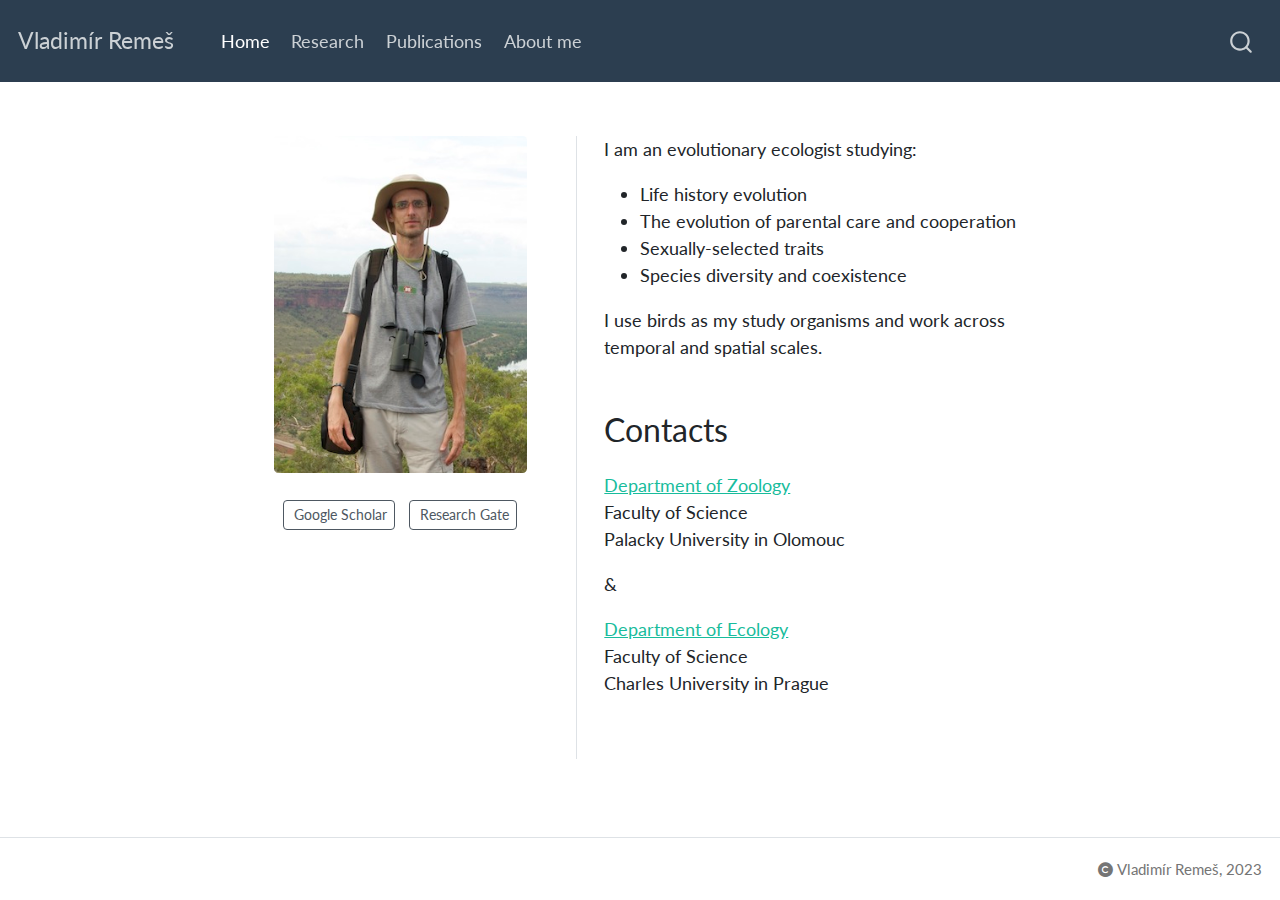
<file: index.html>
<!DOCTYPE html>
<html xmlns="http://www.w3.org/1999/xhtml" lang="en" xml:lang="en"><head>

<meta charset="utf-8">
<meta name="generator" content="quarto-1.2.269">

<meta name="viewport" content="width=device-width, initial-scale=1.0, user-scalable=yes">


<title>Vladimír Remeš -</title>
<style>
code{white-space: pre-wrap;}
span.smallcaps{font-variant: small-caps;}
div.columns{display: flex; gap: min(4vw, 1.5em);}
div.column{flex: auto; overflow-x: auto;}
div.hanging-indent{margin-left: 1.5em; text-indent: -1.5em;}
ul.task-list{list-style: none;}
ul.task-list li input[type="checkbox"] {
  width: 0.8em;
  margin: 0 0.8em 0.2em -1.6em;
  vertical-align: middle;
}
</style>


<script src="site_libs/quarto-nav/quarto-nav.js"></script>
<script src="site_libs/quarto-nav/headroom.min.js"></script>
<script src="site_libs/clipboard/clipboard.min.js"></script>
<script src="site_libs/quarto-search/autocomplete.umd.js"></script>
<script src="site_libs/quarto-search/fuse.min.js"></script>
<script src="site_libs/quarto-search/quarto-search.js"></script>
<meta name="quarto:offset" content="./">
<script src="site_libs/quarto-html/quarto.js"></script>
<script src="site_libs/quarto-html/popper.min.js"></script>
<script src="site_libs/quarto-html/tippy.umd.min.js"></script>
<link href="site_libs/quarto-html/tippy.css" rel="stylesheet">
<link href="site_libs/quarto-html/quarto-syntax-highlighting.css" rel="stylesheet" id="quarto-text-highlighting-styles">
<script src="site_libs/bootstrap/bootstrap.min.js"></script>
<link href="site_libs/bootstrap/bootstrap-icons.css" rel="stylesheet">
<link href="site_libs/bootstrap/bootstrap.min.css" rel="stylesheet" id="quarto-bootstrap" data-mode="light">
<link href="site_libs/quarto-contrib/fontawesome6-0.1.0/all.css" rel="stylesheet">
<link href="site_libs/quarto-contrib/fontawesome6-0.1.0/latex-fontsize.css" rel="stylesheet">
<script id="quarto-search-options" type="application/json">{
  "location": "navbar",
  "copy-button": false,
  "collapse-after": 3,
  "panel-placement": "end",
  "type": "overlay",
  "limit": 20,
  "language": {
    "search-no-results-text": "No results",
    "search-matching-documents-text": "matching documents",
    "search-copy-link-title": "Copy link to search",
    "search-hide-matches-text": "Hide additional matches",
    "search-more-match-text": "more match in this document",
    "search-more-matches-text": "more matches in this document",
    "search-clear-button-title": "Clear",
    "search-detached-cancel-button-title": "Cancel",
    "search-submit-button-title": "Submit"
  }
}</script>


<link rel="stylesheet" href="styles.css">
</head>

<body class="nav-fixed fullcontent">

<div id="quarto-search-results"></div>
  <header id="quarto-header" class="headroom fixed-top">
    <nav class="navbar navbar-expand-lg navbar-dark ">
      <div class="navbar-container container-fluid">
      <div class="navbar-brand-container">
    <a class="navbar-brand" href="./index.html">
    <span class="navbar-title">Vladimír Remeš</span>
    </a>
  </div>
          <button class="navbar-toggler" type="button" data-bs-toggle="collapse" data-bs-target="#navbarCollapse" aria-controls="navbarCollapse" aria-expanded="false" aria-label="Toggle navigation" onclick="if (window.quartoToggleHeadroom) { window.quartoToggleHeadroom(); }">
  <span class="navbar-toggler-icon"></span>
</button>
          <div class="collapse navbar-collapse" id="navbarCollapse">
            <ul class="navbar-nav navbar-nav-scroll me-auto">
  <li class="nav-item">
    <a class="nav-link active" href="./index.html" aria-current="page">
 <span class="menu-text">Home</span></a>
  </li>  
  <li class="nav-item">
    <a class="nav-link" href="./research.html">
 <span class="menu-text">Research</span></a>
  </li>  
  <li class="nav-item">
    <a class="nav-link" href="./publications.html">
 <span class="menu-text">Publications</span></a>
  </li>  
  <li class="nav-item">
    <a class="nav-link" href="./about.html">
 <span class="menu-text">About me</span></a>
  </li>  
</ul>
              <div id="quarto-search" class="" title="Search"></div>
          </div> <!-- /navcollapse -->
      </div> <!-- /container-fluid -->
    </nav>
</header>
<!-- content -->
<div id="quarto-content" class="quarto-container page-columns page-rows-contents page-layout-article page-navbar">
<!-- sidebar -->
<!-- margin-sidebar -->
    
<!-- main -->
<div class="quarto-about-trestles">
  <div class="about-entity">
    <img src="files/pict/avatar.jpg" class="about-image
  rounded " style="width: 80%;">
    <div class="about-links">
  <a href="https://scholar.google.cz/citations?hl=cs&amp;user=QxDBIqwAAAAJ&amp;view_op=list_works&amp;sortby=pubdate" class="about-link">
    <i class="bi bi-google-scholar"></i>
     <span class="about-link-text">Google Scholar</span>
  </a>
  <a href="https://www.researchgate.net/profile/Vladimir-Remes" class="about-link">
    <i class="bi bi-research-gate"></i>
     <span class="about-link-text">Research Gate</span>
  </a>
</div>
  </div>
  <div class="about-contents"><main class="content" id="quarto-document-content">
<p>I am an evolutionary ecologist studying:</p>
<ul>
<li>Life history evolution</li>
<li>The evolution of parental care and cooperation</li>
<li>Sexually-selected traits</li>
<li>Species diversity and coexistence</li>
</ul>
<p>I use birds as my study organisms and work across temporal and spatial scales.</p>
<p><br>
<font size="6">Contacts</font></p>
<p><a href="https://zoologie.upol.cz">Department of Zoology</a><br>
Faculty of Science<br>
Palacky University in Olomouc</p>
<p>&amp;</p>
<p><a href="https://www.natur.cuni.cz/biology/ecology/department">Department of Ecology</a><br>
Faculty of Science<br>
Charles University in Prague</p>


</main></div>
</div>
 <!-- /main -->
<script id="quarto-html-after-body" type="application/javascript">
window.document.addEventListener("DOMContentLoaded", function (event) {
  const toggleBodyColorMode = (bsSheetEl) => {
    const mode = bsSheetEl.getAttribute("data-mode");
    const bodyEl = window.document.querySelector("body");
    if (mode === "dark") {
      bodyEl.classList.add("quarto-dark");
      bodyEl.classList.remove("quarto-light");
    } else {
      bodyEl.classList.add("quarto-light");
      bodyEl.classList.remove("quarto-dark");
    }
  }
  const toggleBodyColorPrimary = () => {
    const bsSheetEl = window.document.querySelector("link#quarto-bootstrap");
    if (bsSheetEl) {
      toggleBodyColorMode(bsSheetEl);
    }
  }
  toggleBodyColorPrimary();  
  const clipboard = new window.ClipboardJS('.code-copy-button', {
    target: function(trigger) {
      return trigger.previousElementSibling;
    }
  });
  clipboard.on('success', function(e) {
    // button target
    const button = e.trigger;
    // don't keep focus
    button.blur();
    // flash "checked"
    button.classList.add('code-copy-button-checked');
    var currentTitle = button.getAttribute("title");
    button.setAttribute("title", "Copied!");
    let tooltip;
    if (window.bootstrap) {
      button.setAttribute("data-bs-toggle", "tooltip");
      button.setAttribute("data-bs-placement", "left");
      button.setAttribute("data-bs-title", "Copied!");
      tooltip = new bootstrap.Tooltip(button, 
        { trigger: "manual", 
          customClass: "code-copy-button-tooltip",
          offset: [0, -8]});
      tooltip.show();    
    }
    setTimeout(function() {
      if (tooltip) {
        tooltip.hide();
        button.removeAttribute("data-bs-title");
        button.removeAttribute("data-bs-toggle");
        button.removeAttribute("data-bs-placement");
      }
      button.setAttribute("title", currentTitle);
      button.classList.remove('code-copy-button-checked');
    }, 1000);
    // clear code selection
    e.clearSelection();
  });
  function tippyHover(el, contentFn) {
    const config = {
      allowHTML: true,
      content: contentFn,
      maxWidth: 500,
      delay: 100,
      arrow: false,
      appendTo: function(el) {
          return el.parentElement;
      },
      interactive: true,
      interactiveBorder: 10,
      theme: 'quarto',
      placement: 'bottom-start'
    };
    window.tippy(el, config); 
  }
  const noterefs = window.document.querySelectorAll('a[role="doc-noteref"]');
  for (var i=0; i<noterefs.length; i++) {
    const ref = noterefs[i];
    tippyHover(ref, function() {
      // use id or data attribute instead here
      let href = ref.getAttribute('data-footnote-href') || ref.getAttribute('href');
      try { href = new URL(href).hash; } catch {}
      const id = href.replace(/^#\/?/, "");
      const note = window.document.getElementById(id);
      return note.innerHTML;
    });
  }
  const findCites = (el) => {
    const parentEl = el.parentElement;
    if (parentEl) {
      const cites = parentEl.dataset.cites;
      if (cites) {
        return {
          el,
          cites: cites.split(' ')
        };
      } else {
        return findCites(el.parentElement)
      }
    } else {
      return undefined;
    }
  };
  var bibliorefs = window.document.querySelectorAll('a[role="doc-biblioref"]');
  for (var i=0; i<bibliorefs.length; i++) {
    const ref = bibliorefs[i];
    const citeInfo = findCites(ref);
    if (citeInfo) {
      tippyHover(citeInfo.el, function() {
        var popup = window.document.createElement('div');
        citeInfo.cites.forEach(function(cite) {
          var citeDiv = window.document.createElement('div');
          citeDiv.classList.add('hanging-indent');
          citeDiv.classList.add('csl-entry');
          var biblioDiv = window.document.getElementById('ref-' + cite);
          if (biblioDiv) {
            citeDiv.innerHTML = biblioDiv.innerHTML;
          }
          popup.appendChild(citeDiv);
        });
        return popup.innerHTML;
      });
    }
  }
});
</script>
</div> <!-- /content -->
<footer class="footer">
  <div class="nav-footer">
    <div class="nav-footer-right"><i class="fa-solid fa-copyright" aria-label="copyright"></i> Vladimír Remeš, 2023<br></div>
  </div>
</footer>



</body></html>
</file>
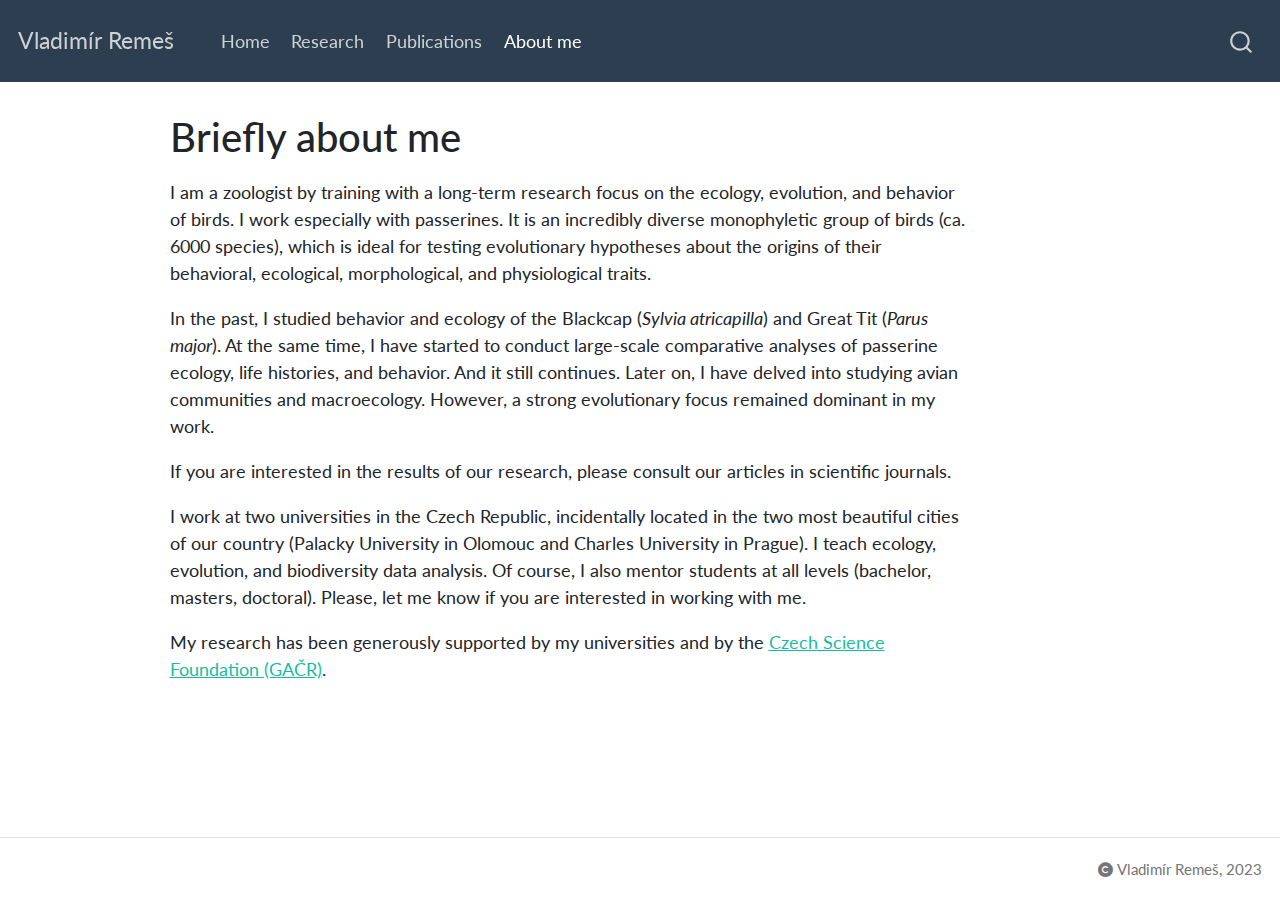
<file: about.html>
<!DOCTYPE html>
<html xmlns="http://www.w3.org/1999/xhtml" lang="en" xml:lang="en"><head>

<meta charset="utf-8">
<meta name="generator" content="quarto-1.2.269">

<meta name="viewport" content="width=device-width, initial-scale=1.0, user-scalable=yes">


<title>Vladimír Remeš - Briefly about me</title>
<style>
code{white-space: pre-wrap;}
span.smallcaps{font-variant: small-caps;}
div.columns{display: flex; gap: min(4vw, 1.5em);}
div.column{flex: auto; overflow-x: auto;}
div.hanging-indent{margin-left: 1.5em; text-indent: -1.5em;}
ul.task-list{list-style: none;}
ul.task-list li input[type="checkbox"] {
  width: 0.8em;
  margin: 0 0.8em 0.2em -1.6em;
  vertical-align: middle;
}
</style>


<script src="site_libs/quarto-nav/quarto-nav.js"></script>
<script src="site_libs/quarto-nav/headroom.min.js"></script>
<script src="site_libs/clipboard/clipboard.min.js"></script>
<script src="site_libs/quarto-search/autocomplete.umd.js"></script>
<script src="site_libs/quarto-search/fuse.min.js"></script>
<script src="site_libs/quarto-search/quarto-search.js"></script>
<meta name="quarto:offset" content="./">
<script src="site_libs/quarto-html/quarto.js"></script>
<script src="site_libs/quarto-html/popper.min.js"></script>
<script src="site_libs/quarto-html/tippy.umd.min.js"></script>
<script src="site_libs/quarto-html/anchor.min.js"></script>
<link href="site_libs/quarto-html/tippy.css" rel="stylesheet">
<link href="site_libs/quarto-html/quarto-syntax-highlighting.css" rel="stylesheet" id="quarto-text-highlighting-styles">
<script src="site_libs/bootstrap/bootstrap.min.js"></script>
<link href="site_libs/bootstrap/bootstrap-icons.css" rel="stylesheet">
<link href="site_libs/bootstrap/bootstrap.min.css" rel="stylesheet" id="quarto-bootstrap" data-mode="light">
<link href="site_libs/quarto-contrib/fontawesome6-0.1.0/all.css" rel="stylesheet">
<link href="site_libs/quarto-contrib/fontawesome6-0.1.0/latex-fontsize.css" rel="stylesheet">
<script id="quarto-search-options" type="application/json">{
  "location": "navbar",
  "copy-button": false,
  "collapse-after": 3,
  "panel-placement": "end",
  "type": "overlay",
  "limit": 20,
  "language": {
    "search-no-results-text": "No results",
    "search-matching-documents-text": "matching documents",
    "search-copy-link-title": "Copy link to search",
    "search-hide-matches-text": "Hide additional matches",
    "search-more-match-text": "more match in this document",
    "search-more-matches-text": "more matches in this document",
    "search-clear-button-title": "Clear",
    "search-detached-cancel-button-title": "Cancel",
    "search-submit-button-title": "Submit"
  }
}</script>


<link rel="stylesheet" href="styles.css">
</head>

<body class="nav-fixed">

<div id="quarto-search-results"></div>
  <header id="quarto-header" class="headroom fixed-top">
    <nav class="navbar navbar-expand-lg navbar-dark ">
      <div class="navbar-container container-fluid">
      <div class="navbar-brand-container">
    <a class="navbar-brand" href="./index.html">
    <span class="navbar-title">Vladimír Remeš</span>
    </a>
  </div>
          <button class="navbar-toggler" type="button" data-bs-toggle="collapse" data-bs-target="#navbarCollapse" aria-controls="navbarCollapse" aria-expanded="false" aria-label="Toggle navigation" onclick="if (window.quartoToggleHeadroom) { window.quartoToggleHeadroom(); }">
  <span class="navbar-toggler-icon"></span>
</button>
          <div class="collapse navbar-collapse" id="navbarCollapse">
            <ul class="navbar-nav navbar-nav-scroll me-auto">
  <li class="nav-item">
    <a class="nav-link" href="./index.html">
 <span class="menu-text">Home</span></a>
  </li>  
  <li class="nav-item">
    <a class="nav-link" href="./research.html">
 <span class="menu-text">Research</span></a>
  </li>  
  <li class="nav-item">
    <a class="nav-link" href="./publications.html">
 <span class="menu-text">Publications</span></a>
  </li>  
  <li class="nav-item">
    <a class="nav-link active" href="./about.html" aria-current="page">
 <span class="menu-text">About me</span></a>
  </li>  
</ul>
              <div id="quarto-search" class="" title="Search"></div>
          </div> <!-- /navcollapse -->
      </div> <!-- /container-fluid -->
    </nav>
</header>
<!-- content -->
<div id="quarto-content" class="quarto-container page-columns page-rows-contents page-layout-article page-navbar">
<!-- sidebar -->
<!-- margin-sidebar -->
    <div id="quarto-margin-sidebar" class="sidebar margin-sidebar">
        
    </div>
<!-- main -->
<main class="content" id="quarto-document-content">

<header id="title-block-header" class="quarto-title-block default">
<div class="quarto-title">
<h1 class="title">Briefly about me</h1>
</div>



<div class="quarto-title-meta">

    
  
    
  </div>
  

</header>

<p>I am a zoologist by training with a long-term research focus on the ecology, evolution, and behavior of birds. I work especially with passerines. It is an incredibly diverse monophyletic group of birds (ca. 6000 species), which is ideal for testing evolutionary hypotheses about the origins of their behavioral, ecological, morphological, and physiological traits.</p>
<p>In the past, I studied behavior and ecology of the Blackcap (<em>Sylvia atricapilla</em>) and Great Tit (<em>Parus major</em>). At the same time, I have started to conduct large-scale comparative analyses of passerine ecology, life histories, and behavior. And it still continues. Later on, I have delved into studying avian communities and macroecology. However, a strong evolutionary focus remained dominant in my work.</p>
<p>If you are interested in the results of our research, please consult our articles in scientific journals.</p>
<p>I work at two universities in the Czech Republic, incidentally located in the two most beautiful cities of our country (Palacky University in Olomouc and Charles University in Prague). I teach ecology, evolution, and biodiversity data analysis. Of course, I also mentor students at all levels (bachelor, masters, doctoral). Please, let me know if you are interested in working with me.</p>
<p>My research has been generously supported by my universities and by the <a href="https://gacr.cz/en/">Czech Science Foundation (GAČR)</a>.</p>



</main> <!-- /main -->
<script id="quarto-html-after-body" type="application/javascript">
window.document.addEventListener("DOMContentLoaded", function (event) {
  const toggleBodyColorMode = (bsSheetEl) => {
    const mode = bsSheetEl.getAttribute("data-mode");
    const bodyEl = window.document.querySelector("body");
    if (mode === "dark") {
      bodyEl.classList.add("quarto-dark");
      bodyEl.classList.remove("quarto-light");
    } else {
      bodyEl.classList.add("quarto-light");
      bodyEl.classList.remove("quarto-dark");
    }
  }
  const toggleBodyColorPrimary = () => {
    const bsSheetEl = window.document.querySelector("link#quarto-bootstrap");
    if (bsSheetEl) {
      toggleBodyColorMode(bsSheetEl);
    }
  }
  toggleBodyColorPrimary();  
  const icon = "";
  const anchorJS = new window.AnchorJS();
  anchorJS.options = {
    placement: 'right',
    icon: icon
  };
  anchorJS.add('.anchored');
  const clipboard = new window.ClipboardJS('.code-copy-button', {
    target: function(trigger) {
      return trigger.previousElementSibling;
    }
  });
  clipboard.on('success', function(e) {
    // button target
    const button = e.trigger;
    // don't keep focus
    button.blur();
    // flash "checked"
    button.classList.add('code-copy-button-checked');
    var currentTitle = button.getAttribute("title");
    button.setAttribute("title", "Copied!");
    let tooltip;
    if (window.bootstrap) {
      button.setAttribute("data-bs-toggle", "tooltip");
      button.setAttribute("data-bs-placement", "left");
      button.setAttribute("data-bs-title", "Copied!");
      tooltip = new bootstrap.Tooltip(button, 
        { trigger: "manual", 
          customClass: "code-copy-button-tooltip",
          offset: [0, -8]});
      tooltip.show();    
    }
    setTimeout(function() {
      if (tooltip) {
        tooltip.hide();
        button.removeAttribute("data-bs-title");
        button.removeAttribute("data-bs-toggle");
        button.removeAttribute("data-bs-placement");
      }
      button.setAttribute("title", currentTitle);
      button.classList.remove('code-copy-button-checked');
    }, 1000);
    // clear code selection
    e.clearSelection();
  });
  function tippyHover(el, contentFn) {
    const config = {
      allowHTML: true,
      content: contentFn,
      maxWidth: 500,
      delay: 100,
      arrow: false,
      appendTo: function(el) {
          return el.parentElement;
      },
      interactive: true,
      interactiveBorder: 10,
      theme: 'quarto',
      placement: 'bottom-start'
    };
    window.tippy(el, config); 
  }
  const noterefs = window.document.querySelectorAll('a[role="doc-noteref"]');
  for (var i=0; i<noterefs.length; i++) {
    const ref = noterefs[i];
    tippyHover(ref, function() {
      // use id or data attribute instead here
      let href = ref.getAttribute('data-footnote-href') || ref.getAttribute('href');
      try { href = new URL(href).hash; } catch {}
      const id = href.replace(/^#\/?/, "");
      const note = window.document.getElementById(id);
      return note.innerHTML;
    });
  }
  const findCites = (el) => {
    const parentEl = el.parentElement;
    if (parentEl) {
      const cites = parentEl.dataset.cites;
      if (cites) {
        return {
          el,
          cites: cites.split(' ')
        };
      } else {
        return findCites(el.parentElement)
      }
    } else {
      return undefined;
    }
  };
  var bibliorefs = window.document.querySelectorAll('a[role="doc-biblioref"]');
  for (var i=0; i<bibliorefs.length; i++) {
    const ref = bibliorefs[i];
    const citeInfo = findCites(ref);
    if (citeInfo) {
      tippyHover(citeInfo.el, function() {
        var popup = window.document.createElement('div');
        citeInfo.cites.forEach(function(cite) {
          var citeDiv = window.document.createElement('div');
          citeDiv.classList.add('hanging-indent');
          citeDiv.classList.add('csl-entry');
          var biblioDiv = window.document.getElementById('ref-' + cite);
          if (biblioDiv) {
            citeDiv.innerHTML = biblioDiv.innerHTML;
          }
          popup.appendChild(citeDiv);
        });
        return popup.innerHTML;
      });
    }
  }
});
</script>
</div> <!-- /content -->
<footer class="footer">
  <div class="nav-footer">
    <div class="nav-footer-right"><i class="fa-solid fa-copyright" aria-label="copyright"></i> Vladimír Remeš, 2023<br></div>
  </div>
</footer>



</body></html>
</file>
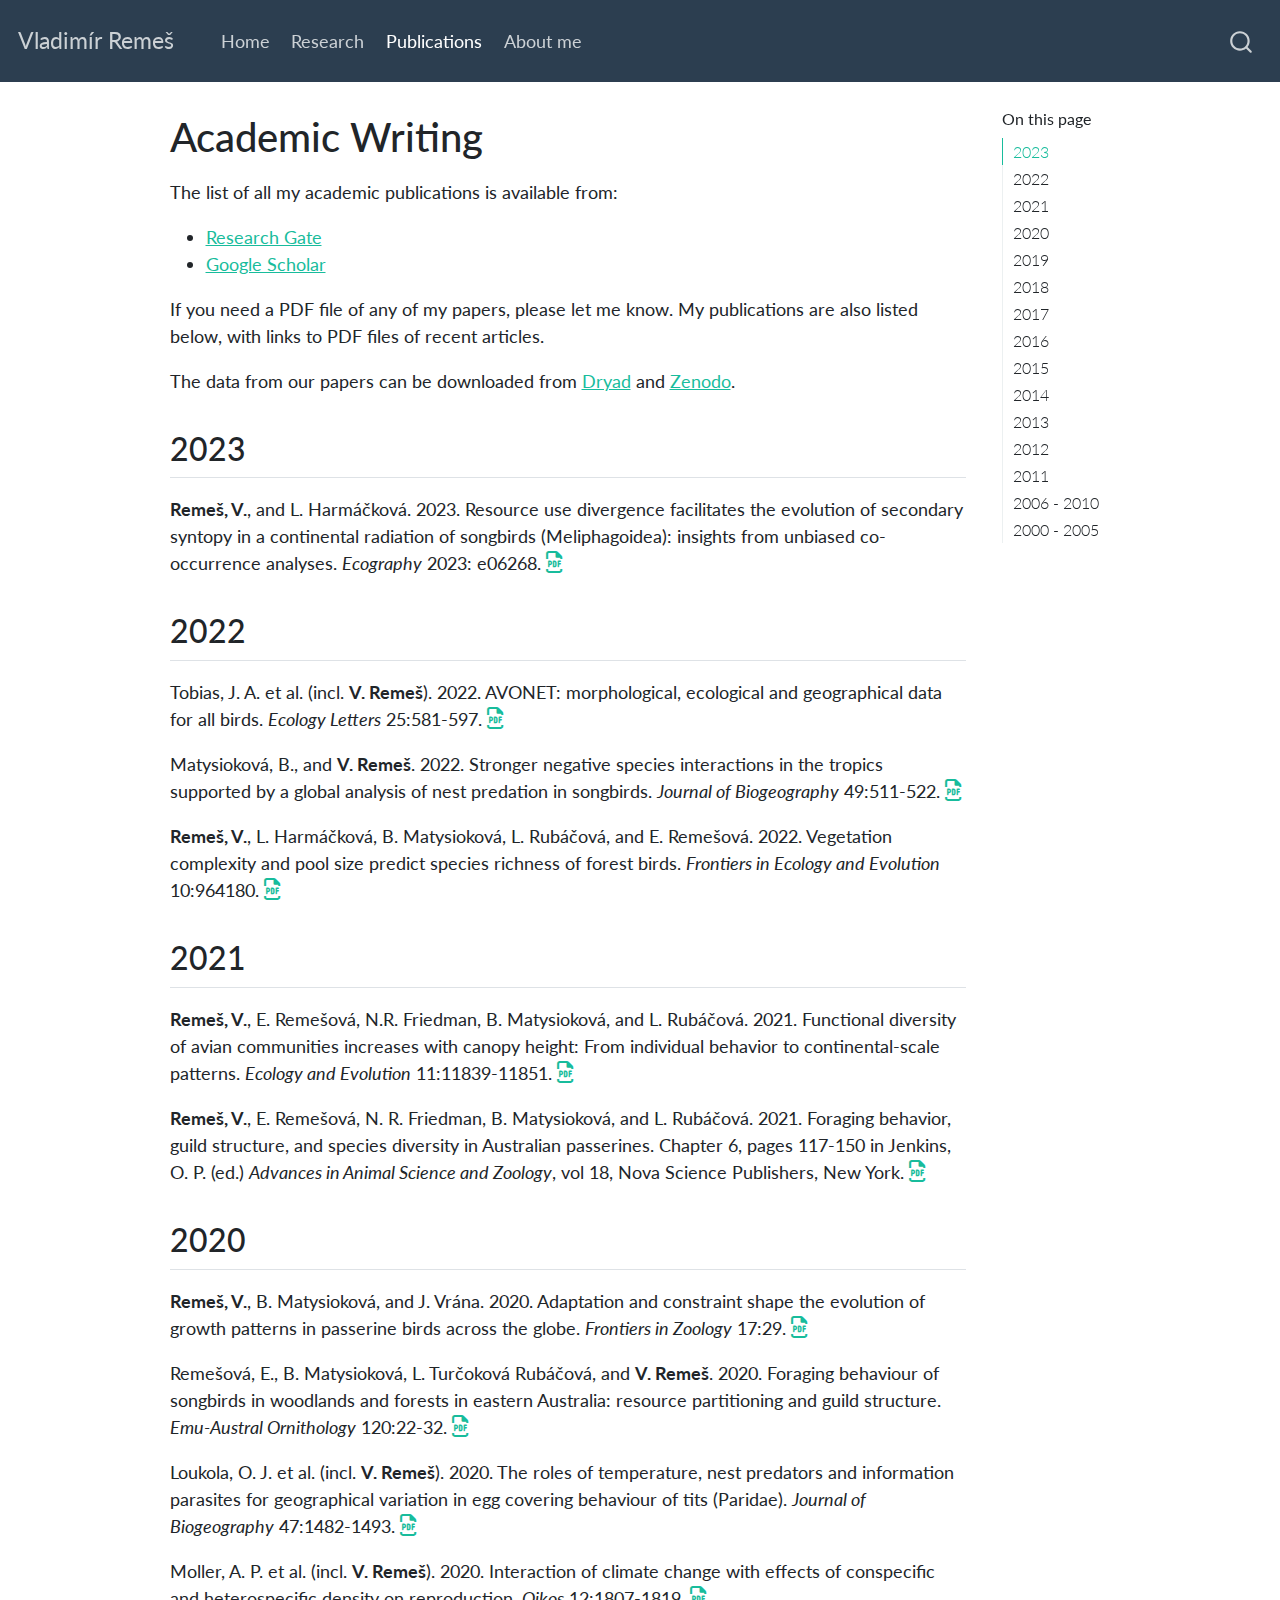
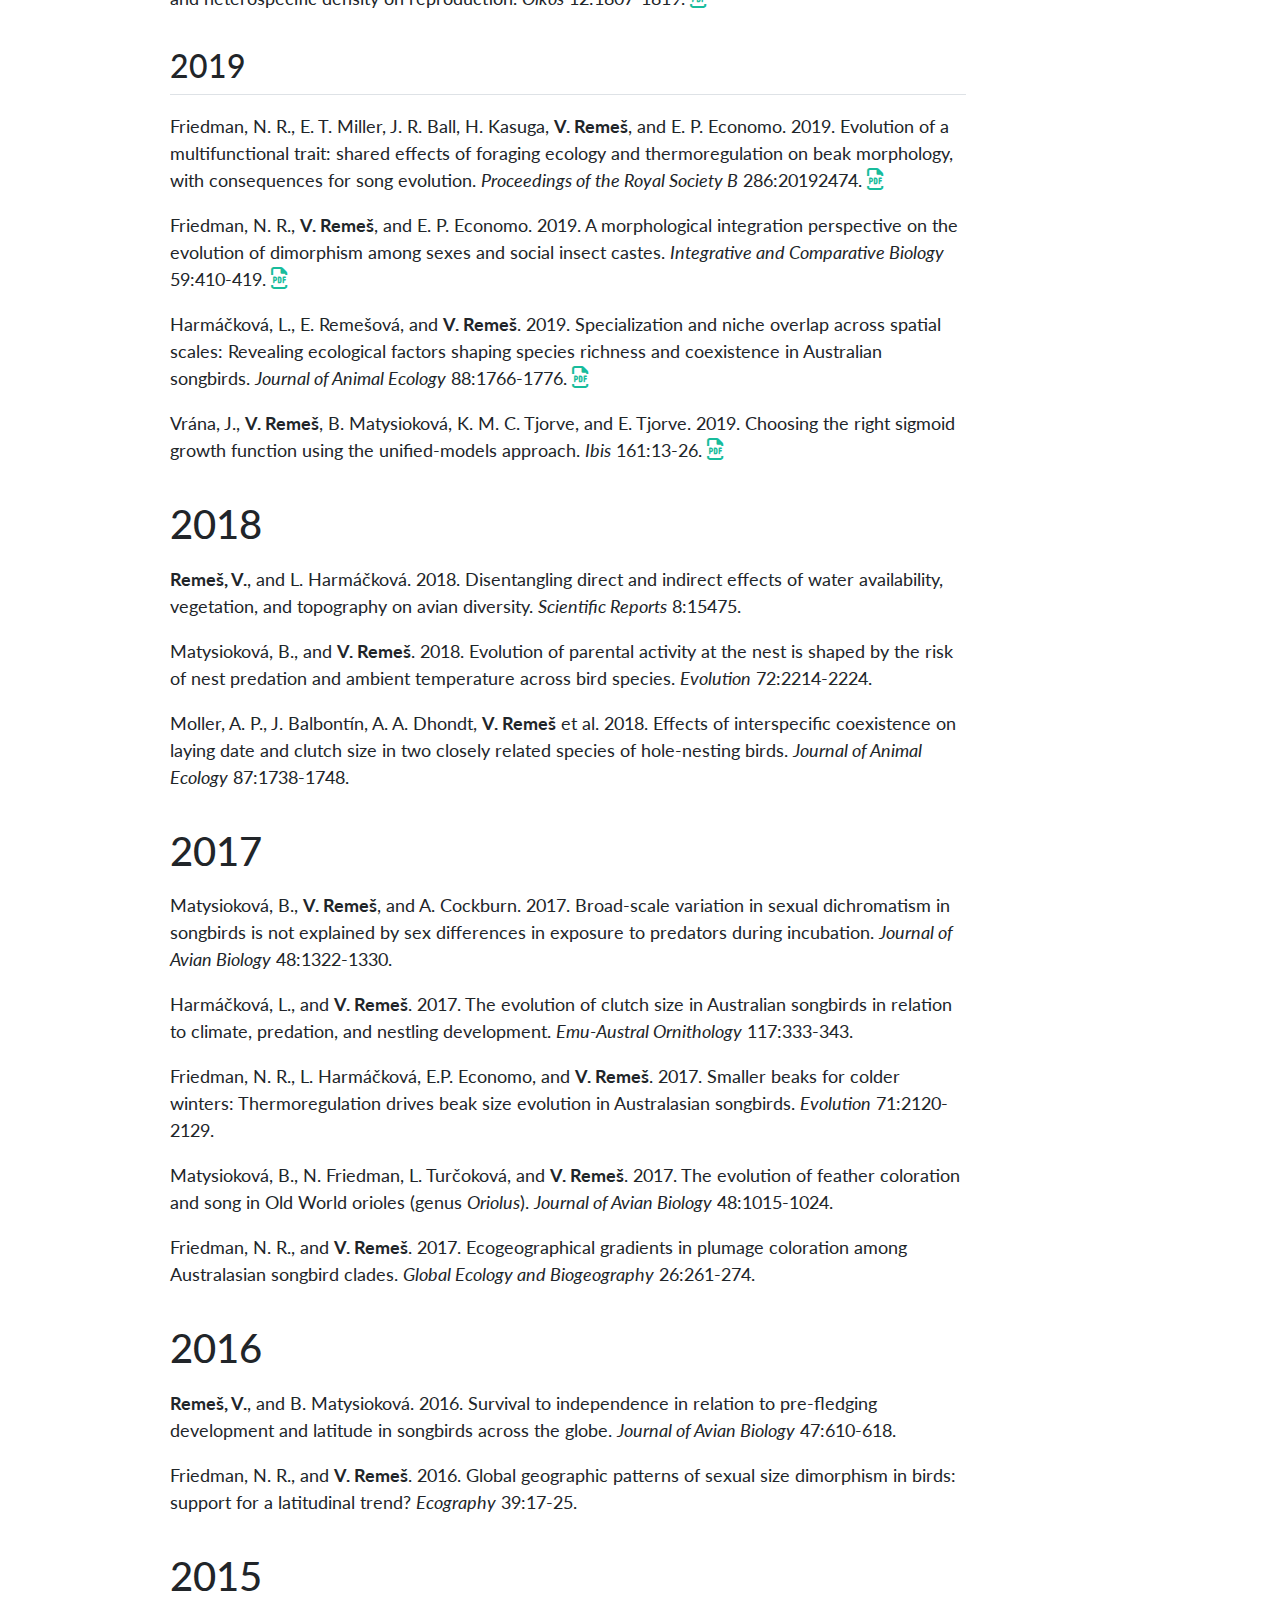
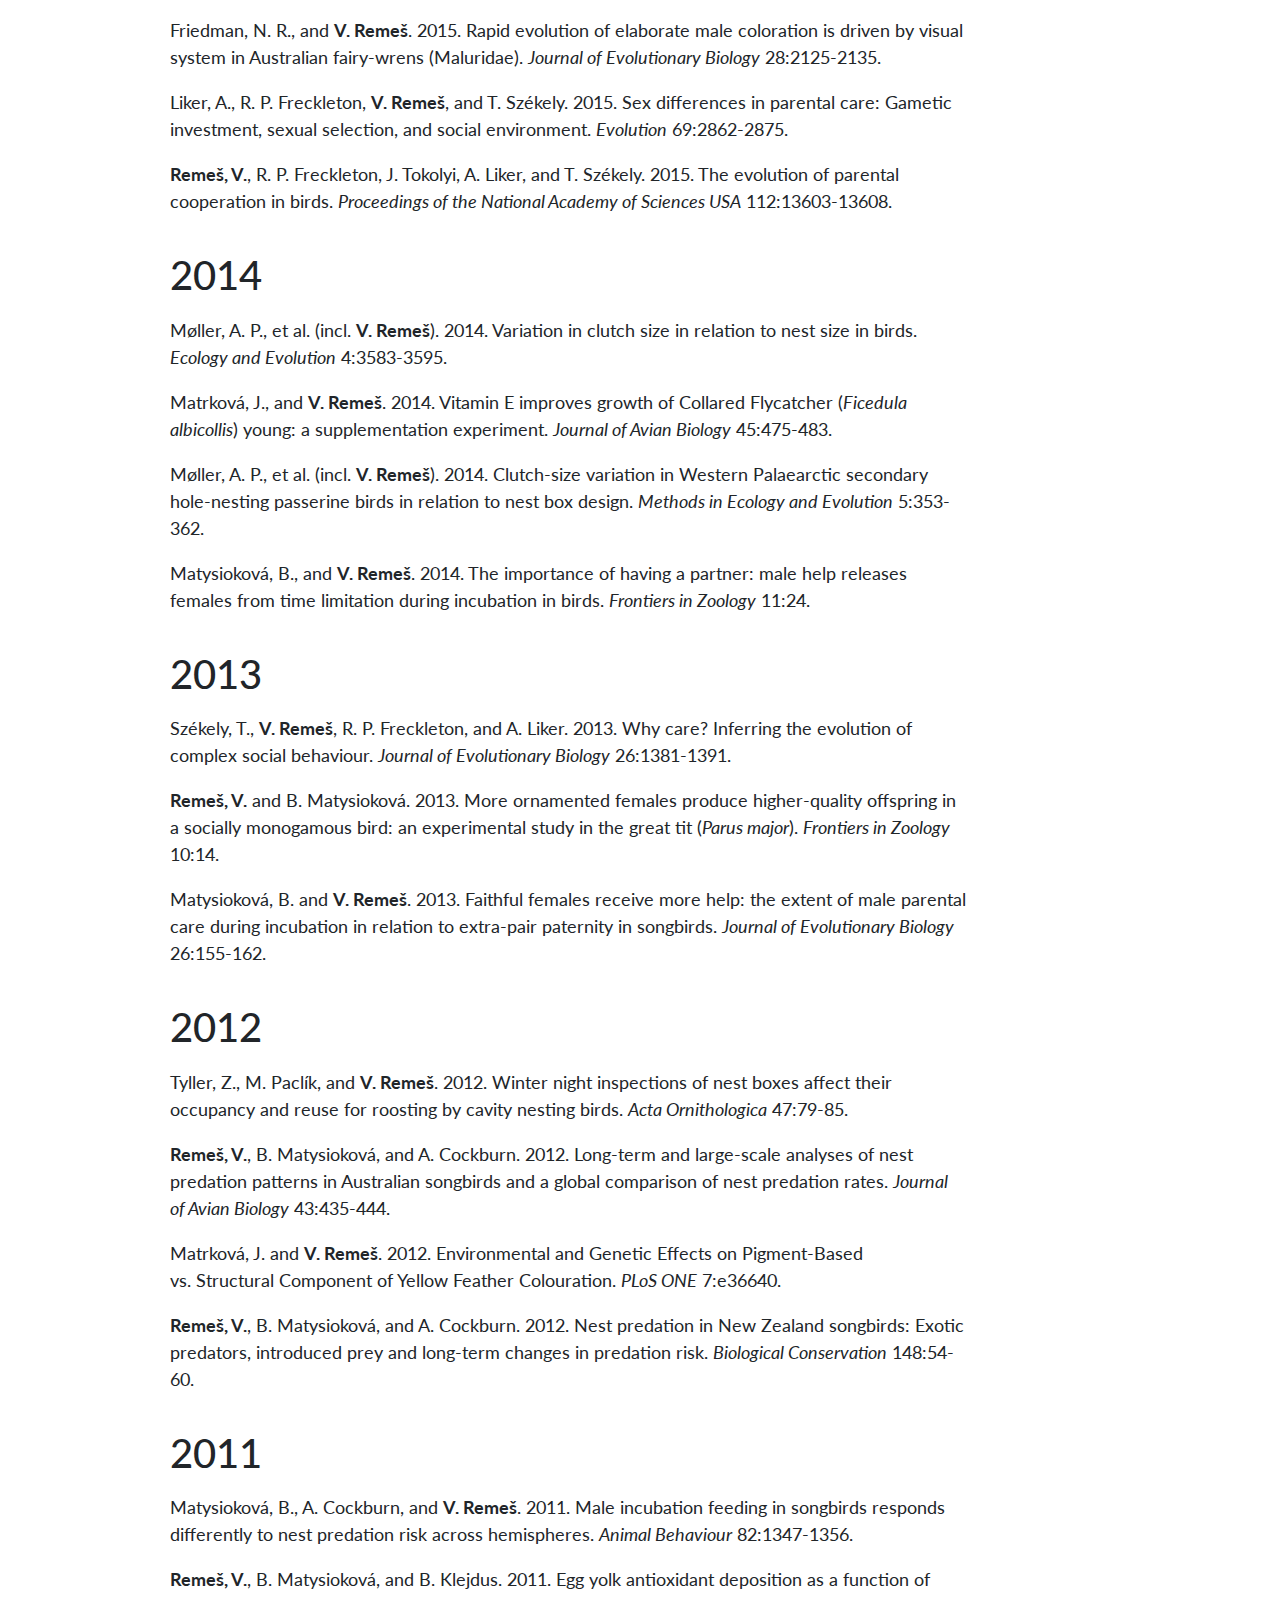
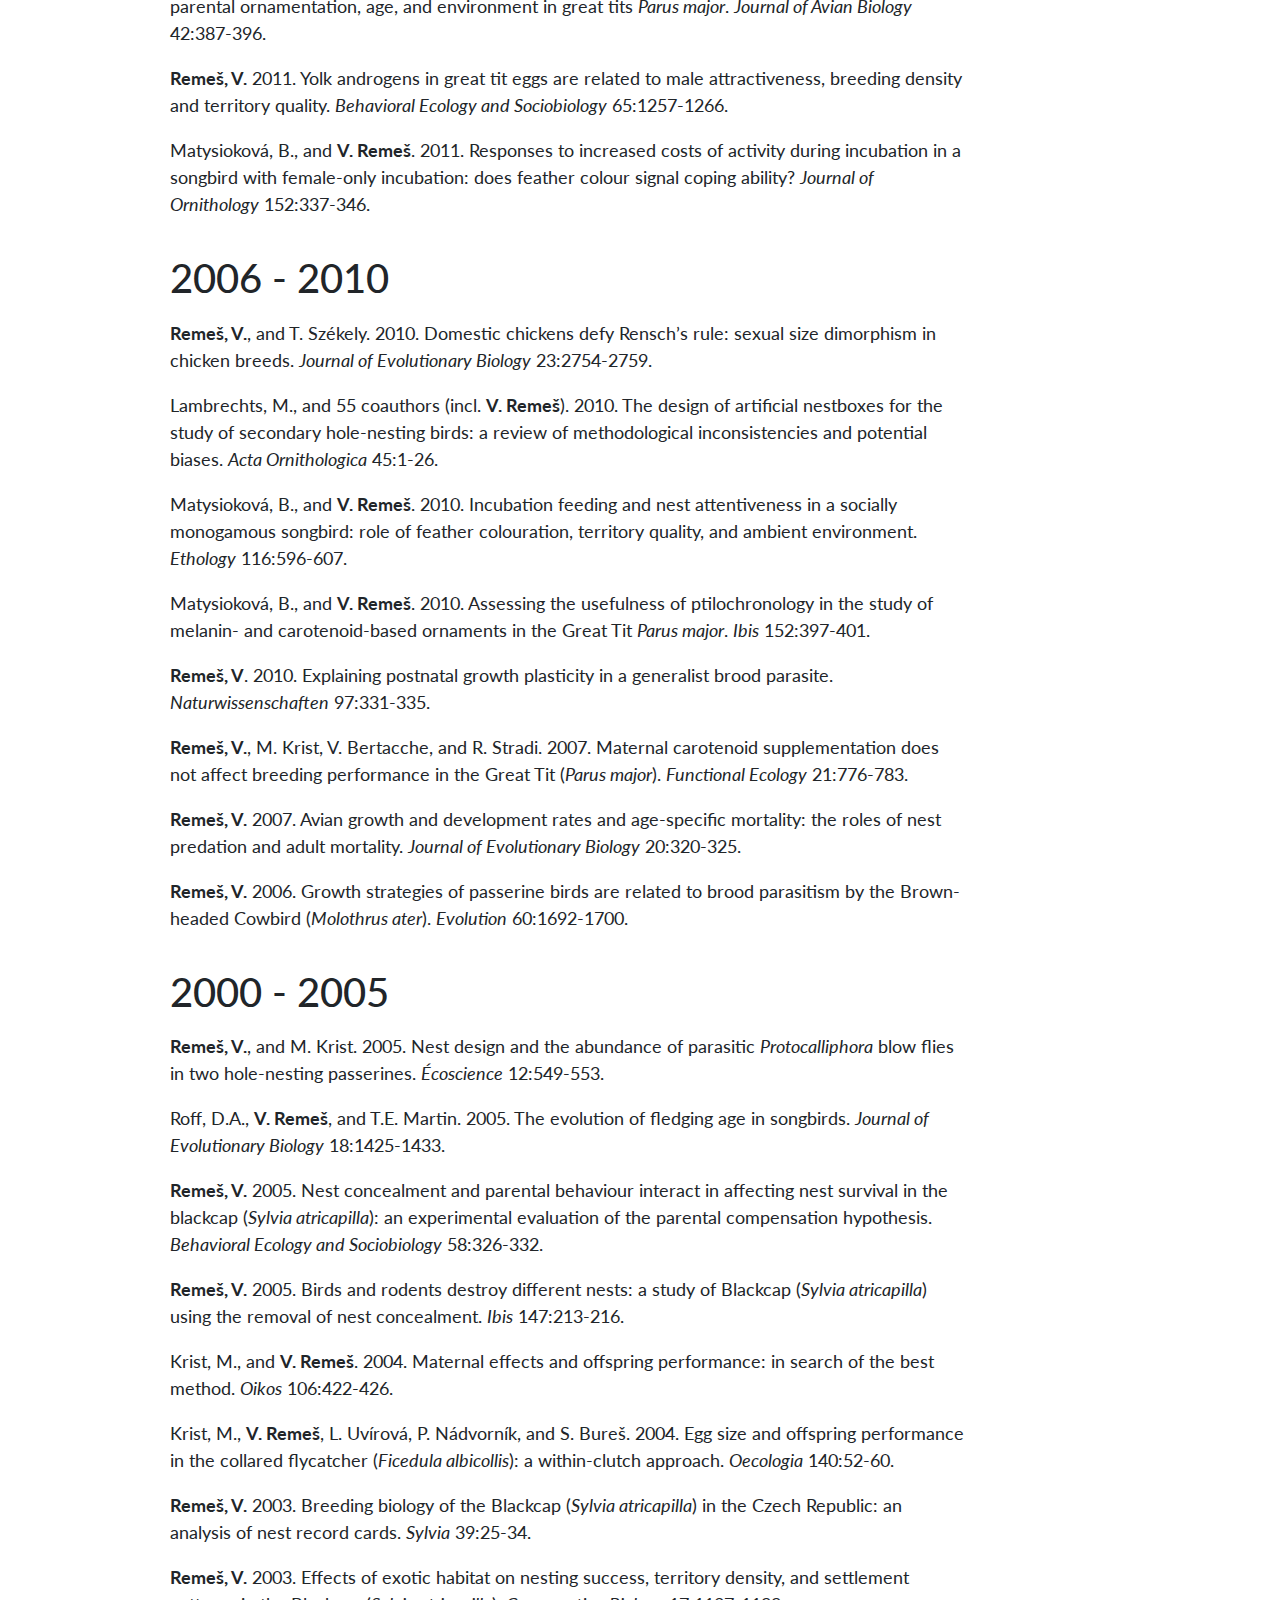
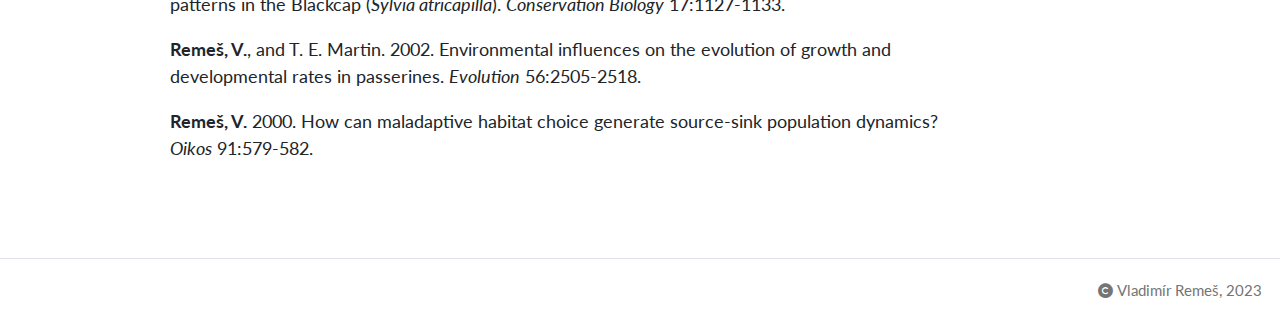
<file: publications.html>
<!DOCTYPE html>
<html xmlns="http://www.w3.org/1999/xhtml" lang="en" xml:lang="en"><head>

<meta charset="utf-8">
<meta name="generator" content="quarto-1.2.269">

<meta name="viewport" content="width=device-width, initial-scale=1.0, user-scalable=yes">


<title>Vladimír Remeš - Academic Writing</title>
<style>
code{white-space: pre-wrap;}
span.smallcaps{font-variant: small-caps;}
div.columns{display: flex; gap: min(4vw, 1.5em);}
div.column{flex: auto; overflow-x: auto;}
div.hanging-indent{margin-left: 1.5em; text-indent: -1.5em;}
ul.task-list{list-style: none;}
ul.task-list li input[type="checkbox"] {
  width: 0.8em;
  margin: 0 0.8em 0.2em -1.6em;
  vertical-align: middle;
}
</style>


<script src="site_libs/quarto-nav/quarto-nav.js"></script>
<script src="site_libs/quarto-nav/headroom.min.js"></script>
<script src="site_libs/clipboard/clipboard.min.js"></script>
<script src="site_libs/quarto-search/autocomplete.umd.js"></script>
<script src="site_libs/quarto-search/fuse.min.js"></script>
<script src="site_libs/quarto-search/quarto-search.js"></script>
<meta name="quarto:offset" content="./">
<script src="site_libs/quarto-html/quarto.js"></script>
<script src="site_libs/quarto-html/popper.min.js"></script>
<script src="site_libs/quarto-html/tippy.umd.min.js"></script>
<script src="site_libs/quarto-html/anchor.min.js"></script>
<link href="site_libs/quarto-html/tippy.css" rel="stylesheet">
<link href="site_libs/quarto-html/quarto-syntax-highlighting.css" rel="stylesheet" id="quarto-text-highlighting-styles">
<script src="site_libs/bootstrap/bootstrap.min.js"></script>
<link href="site_libs/bootstrap/bootstrap-icons.css" rel="stylesheet">
<link href="site_libs/bootstrap/bootstrap.min.css" rel="stylesheet" id="quarto-bootstrap" data-mode="light">
<link href="site_libs/quarto-contrib/fontawesome6-0.1.0/all.css" rel="stylesheet">
<link href="site_libs/quarto-contrib/fontawesome6-0.1.0/latex-fontsize.css" rel="stylesheet">
<script id="quarto-search-options" type="application/json">{
  "location": "navbar",
  "copy-button": false,
  "collapse-after": 3,
  "panel-placement": "end",
  "type": "overlay",
  "limit": 20,
  "language": {
    "search-no-results-text": "No results",
    "search-matching-documents-text": "matching documents",
    "search-copy-link-title": "Copy link to search",
    "search-hide-matches-text": "Hide additional matches",
    "search-more-match-text": "more match in this document",
    "search-more-matches-text": "more matches in this document",
    "search-clear-button-title": "Clear",
    "search-detached-cancel-button-title": "Cancel",
    "search-submit-button-title": "Submit"
  }
}</script>


<link rel="stylesheet" href="styles.css">
</head>

<body class="nav-fixed">

<div id="quarto-search-results"></div>
  <header id="quarto-header" class="headroom fixed-top">
    <nav class="navbar navbar-expand-lg navbar-dark ">
      <div class="navbar-container container-fluid">
      <div class="navbar-brand-container">
    <a class="navbar-brand" href="./index.html">
    <span class="navbar-title">Vladimír Remeš</span>
    </a>
  </div>
          <button class="navbar-toggler" type="button" data-bs-toggle="collapse" data-bs-target="#navbarCollapse" aria-controls="navbarCollapse" aria-expanded="false" aria-label="Toggle navigation" onclick="if (window.quartoToggleHeadroom) { window.quartoToggleHeadroom(); }">
  <span class="navbar-toggler-icon"></span>
</button>
          <div class="collapse navbar-collapse" id="navbarCollapse">
            <ul class="navbar-nav navbar-nav-scroll me-auto">
  <li class="nav-item">
    <a class="nav-link" href="./index.html">
 <span class="menu-text">Home</span></a>
  </li>  
  <li class="nav-item">
    <a class="nav-link" href="./research.html">
 <span class="menu-text">Research</span></a>
  </li>  
  <li class="nav-item">
    <a class="nav-link active" href="./publications.html" aria-current="page">
 <span class="menu-text">Publications</span></a>
  </li>  
  <li class="nav-item">
    <a class="nav-link" href="./about.html">
 <span class="menu-text">About me</span></a>
  </li>  
</ul>
              <div id="quarto-search" class="" title="Search"></div>
          </div> <!-- /navcollapse -->
      </div> <!-- /container-fluid -->
    </nav>
</header>
<!-- content -->
<div id="quarto-content" class="quarto-container page-columns page-rows-contents page-layout-article page-navbar">
<!-- sidebar -->
<!-- margin-sidebar -->
    <div id="quarto-margin-sidebar" class="sidebar margin-sidebar">
        <nav id="TOC" role="doc-toc" class="toc-active">
    <h2 id="toc-title">On this page</h2>
   
  <ul>
  <li><a href="#section" id="toc-section" class="nav-link active" data-scroll-target="#section">2023</a></li>
  <li><a href="#section-1" id="toc-section-1" class="nav-link" data-scroll-target="#section-1">2022</a></li>
  <li><a href="#section-2" id="toc-section-2" class="nav-link" data-scroll-target="#section-2">2021</a></li>
  <li><a href="#section-3" id="toc-section-3" class="nav-link" data-scroll-target="#section-3">2020</a></li>
  <li><a href="#section-4" id="toc-section-4" class="nav-link" data-scroll-target="#section-4">2019</a></li>
  <li><a href="#section-5" id="toc-section-5" class="nav-link" data-scroll-target="#section-5">2018</a></li>
  <li><a href="#section-6" id="toc-section-6" class="nav-link" data-scroll-target="#section-6">2017</a></li>
  <li><a href="#section-7" id="toc-section-7" class="nav-link" data-scroll-target="#section-7">2016</a></li>
  <li><a href="#section-8" id="toc-section-8" class="nav-link" data-scroll-target="#section-8">2015</a></li>
  <li><a href="#section-9" id="toc-section-9" class="nav-link" data-scroll-target="#section-9">2014</a></li>
  <li><a href="#section-10" id="toc-section-10" class="nav-link" data-scroll-target="#section-10">2013</a></li>
  <li><a href="#section-11" id="toc-section-11" class="nav-link" data-scroll-target="#section-11">2012</a></li>
  <li><a href="#section-12" id="toc-section-12" class="nav-link" data-scroll-target="#section-12">2011</a></li>
  <li><a href="#section-13" id="toc-section-13" class="nav-link" data-scroll-target="#section-13">2006 - 2010</a></li>
  <li><a href="#section-14" id="toc-section-14" class="nav-link" data-scroll-target="#section-14">2000 - 2005</a></li>
  </ul>
</nav>
    </div>
<!-- main -->
<main class="content" id="quarto-document-content">

<header id="title-block-header" class="quarto-title-block default">
<div class="quarto-title">
<h1 class="title">Academic Writing</h1>
</div>



<div class="quarto-title-meta">

    
  
    
  </div>
  

</header>

<p>The list of all my academic publications is available from:</p>
<ul>
<li><a href="https://www.researchgate.net/profile/Vladimir-Remes">Research Gate</a></li>
<li><a href="https://scholar.google.cz/citations?hl=cs&amp;user=QxDBIqwAAAAJ&amp;view_op=list_works&amp;sortby=pubdate">Google Scholar</a></li>
</ul>
<p>If you need a PDF file of any of my papers, please let me know. My publications are also listed below, with links to PDF files of recent articles.</p>
<p>The data from our papers can be downloaded from <a href="https://datadryad.org">Dryad</a> and <a href="https://zenodo.org">Zenodo</a>.</p>
<section id="section" class="level2">
<h2 class="anchored" data-anchor-id="section">2023</h2>
<p><strong>Remeš, V.</strong>, and L. Harmáčková. 2023. Resource use divergence facilitates the evolution of secondary syntopy in a continental radiation of songbirds (Meliphagoidea): insights from unbiased co‐occurrence analyses. <em>Ecography</em> 2023: e06268. <a href="files/publ/Ecography_2023_Remes-Harmackova.pdf"><i class="fa-regular fa-file-pdf fa-large" aria-label="file-pdf"></i></a></p>
</section>
<section id="section-1" class="level2">
<h2 class="anchored" data-anchor-id="section-1">2022</h2>
<p>Tobias, J. A. et al.&nbsp;(incl.&nbsp;<strong>V. Remeš</strong>). 2022. AVONET: morphological, ecological and geographical data for all birds. <em>Ecology Letters</em> 25:581-597. <a href="files/publ/EL_22_Tobias_AVONET.pdf"><i class="fa-regular fa-file-pdf fa-large" aria-label="file-pdf"></i></a></p>
<p>Matysioková, B., and <strong>V. Remeš</strong>. 2022. Stronger negative species interactions in the tropics supported by a global analysis of nest predation in songbirds. <em>Journal of Biogeography</em> 49:511-522. <a href="files/publ/JBiog_22_MatysiokovaRemes_small.pdf"><i class="fa-regular fa-file-pdf fa-large" aria-label="file-pdf"></i></a></p>
<p><strong>Remeš, V.</strong>, L. Harmáčková, B. Matysioková, L. Rubáčová, and E. Remešová. 2022. Vegetation complexity and pool size predict species richness of forest birds. <em>Frontiers in Ecology and Evolution</em> 10:964180. <a href="files/publ/FrontEcolEvol_2022_Remes.pdf"><i class="fa-regular fa-file-pdf fa-large" aria-label="file-pdf"></i></a></p>
</section>
<section id="section-2" class="level2">
<h2 class="anchored" data-anchor-id="section-2">2021</h2>
<p><strong>Remeš, V.</strong>, E. Remešová, N.R. Friedman, B. Matysioková, and L. Rubáčová. 2021. Functional diversity of avian communities increases with canopy height: From individual behavior to continental-scale patterns. <em>Ecology and Evolution</em> 11:11839-11851. <a href="files/publ/EcolEvol_2021_Remes_etal.pdf"><i class="fa-regular fa-file-pdf fa-large" aria-label="file-pdf"></i></a></p>
<p><strong>Remeš, V.</strong>, E. Remešová, N. R. Friedman, B. Matysioková, and L. Rubáčová. 2021. Foraging behavior, guild structure, and species diversity in Australian passerines. Chapter 6, pages 117-150 in Jenkins, O. P. (ed.) <em>Advances in Animal Science and Zoology</em>, vol 18, Nova Science Publishers, New York. <a href="files/publ/Remes_Advances in Animal Science and Zoology Volume 18 Ch6.pdf"><i class="fa-regular fa-file-pdf fa-large" aria-label="file-pdf"></i></a></p>
</section>
<section id="section-3" class="level2">
<h2 class="anchored" data-anchor-id="section-3">2020</h2>
<p><strong>Remeš, V.</strong>, B. Matysioková, and J. Vrána. 2020. Adaptation and constraint shape the evolution of growth patterns in passerine birds across the globe. <em>Frontiers in Zoology</em> 17:29. <a href="files/publ/FrontZool_2020_Remesetal.pdf"><i class="fa-regular fa-file-pdf fa-large" aria-label="file-pdf"></i></a></p>
<p>Remešová, E., B. Matysioková, L. Turčoková Rubáčová, and <strong>V. Remeš</strong>. 2020. Foraging behaviour of songbirds in woodlands and forests in eastern Australia: resource partitioning and guild structure. <em>Emu-Austral Ornithology</em> 120:22-32. <a href="files/publ/Emu_2020_Remesova_etal.pdf"><i class="fa-regular fa-file-pdf fa-large" aria-label="file-pdf"></i></a></p>
<p>Loukola, O. J. et al.&nbsp;(incl.&nbsp;<strong>V. Remeš</strong>). 2020. The roles of temperature, nest predators and information parasites for geographical variation in egg covering behaviour of tits (Paridae). <em>Journal of Biogeography</em> 47:1482-1493. <a href="files/publ/JBiog_20_Loukola_etal.pdf"><i class="fa-regular fa-file-pdf fa-large" aria-label="file-pdf"></i></a></p>
<p>Moller, A. P. et al.&nbsp;(incl.&nbsp;<strong>V. Remeš</strong>). 2020. Interaction of climate change with effects of conspecific and heterospecific density on reproduction. <em>Oikos</em> 12:1807-1819. <a href="files/publ/Oikos_2020_Molleretal.pdf"><i class="fa-regular fa-file-pdf fa-large" aria-label="file-pdf"></i></a></p>
</section>
<section id="section-4" class="level2">
<h2 class="anchored" data-anchor-id="section-4">2019</h2>
<p>Friedman, N. R., E. T. Miller, J. R. Ball, H. Kasuga, <strong>V. Remeš</strong>, and E. P. Economo. 2019. Evolution of a multifunctional trait: shared effects of foraging ecology and thermoregulation on beak morphology, with consequences for song evolution. <em>Proceedings of the Royal Society B</em> 286:20192474. <a href="files/publ/PRSL_2019_Friedmanetal.pdf"><i class="fa-regular fa-file-pdf fa-large" aria-label="file-pdf"></i></a></p>
<p>Friedman, N. R., <strong>V. Remeš</strong>, and E. P. Economo. 2019. A morphological integration perspective on the evolution of dimorphism among sexes and social insect castes. <em>Integrative and Comparative Biology</em> 59:410-419. <a href="files/publ/ICB_2019_Friedman_etal.pdf"><i class="fa-regular fa-file-pdf fa-large" aria-label="file-pdf"></i></a></p>
<p>Harmáčková, L., E. Remešová, and <strong>V. Remeš</strong>. 2019. Specialization and niche overlap across spatial scales: Revealing ecological factors shaping species richness and coexistence in Australian songbirds. <em>Journal of Animal Ecology</em> 88:1766-1776. <a href="files/publ/JAE_2019_Harmackova_etal.pdf"><i class="fa-regular fa-file-pdf fa-large" aria-label="file-pdf"></i></a></p>
<p>Vrána, J., <strong>V. Remeš</strong>, B. Matysioková, K. M. C. Tjorve, and E. Tjorve. 2019. Choosing the right sigmoid growth function using the unified-models approach. <em>Ibis</em> 161:13-26. <a href="files/publ/Ibis_2019_Vranaetal.pdf"><i class="fa-regular fa-file-pdf fa-large" aria-label="file-pdf"></i></a></p>
</section>
<section id="section-5" class="level1">
<h1>2018</h1>
<p><strong>Remeš, V.</strong>, and L. Harmáčková. 2018. Disentangling direct and indirect effects of water availability, vegetation, and topography on avian diversity. <em>Scientific Reports</em> 8:15475.</p>
<p>Matysioková, B., and <strong>V. Remeš</strong>. 2018. Evolution of parental activity at the nest is shaped by the risk of nest predation and ambient temperature across bird species. <em>Evolution</em> 72:2214-2224.</p>
<p>Moller, A. P., J. Balbontín, A. A. Dhondt, <strong>V. Remeš</strong> et al.&nbsp;2018. Effects of interspecific coexistence on laying date and clutch size in two closely related species of hole-nesting birds. <em>Journal of Animal Ecology</em> 87:1738-1748.</p>
</section>
<section id="section-6" class="level1">
<h1>2017</h1>
<p>Matysioková, B., <strong>V. Remeš</strong>, and A. Cockburn. 2017. Broad-scale variation in sexual dichromatism in songbirds is not explained by sex differences in exposure to predators during incubation. <em>Journal of Avian Biology</em> 48:1322-1330.</p>
<p>Harmáčková, L., and <strong>V. Remeš</strong>. 2017. The evolution of clutch size in Australian songbirds in relation to climate, predation, and nestling development. <em>Emu-Austral Ornithology</em> 117:333-343.</p>
<p>Friedman, N. R., L. Harmáčková, E.P. Economo, and <strong>V. Remeš</strong>. 2017. Smaller beaks for colder winters: Thermoregulation drives beak size evolution in Australasian songbirds. <em>Evolution</em> 71:2120-2129.</p>
<p>Matysioková, B., N. Friedman, L. Turčoková, and <strong>V. Remeš</strong>. 2017. The evolution of feather coloration and song in Old World orioles (genus <em>Oriolus</em>). <em>Journal of Avian Biology</em> 48:1015-1024.</p>
<p>Friedman, N. R., and <strong>V. Remeš</strong>. 2017. Ecogeographical gradients in plumage coloration among Australasian songbird clades. <em>Global Ecology and Biogeography</em> 26:261-274.</p>
</section>
<section id="section-7" class="level1">
<h1>2016</h1>
<p><strong>Remeš, V.</strong>, and B. Matysioková. 2016. Survival to independence in relation to pre-fledging development and latitude in songbirds across the globe. <em>Journal of Avian Biology</em> 47:610-618.</p>
<p>Friedman, N. R., and <strong>V. Remeš</strong>. 2016. Global geographic patterns of sexual size dimorphism in birds: support for a latitudinal trend? <em>Ecography</em> 39:17-25.</p>
</section>
<section id="section-8" class="level1">
<h1>2015</h1>
<p>Friedman, N. R., and <strong>V. Remeš</strong>. 2015. Rapid evolution of elaborate male coloration is driven by visual system in Australian fairy-wrens (Maluridae). <em>Journal of Evolutionary Biology</em> 28:2125-2135.</p>
<p>Liker, A., R. P. Freckleton, <strong>V. Remeš</strong>, and T. Székely. 2015. Sex differences in parental care: Gametic investment, sexual selection, and social environment. <em>Evolution</em> 69:2862-2875.</p>
<p><strong>Remeš, V.</strong>, R. P. Freckleton, J. Tokolyi, A. Liker, and T. Székely. 2015. The evolution of parental cooperation in birds. <em>Proceedings of the National Academy of Sciences USA</em> 112:13603-13608.</p>
</section>
<section id="section-9" class="level1">
<h1>2014</h1>
<p>Møller, A. P., et al.&nbsp;(incl.&nbsp;<strong>V. Remeš</strong>). 2014. Variation in clutch size in relation to nest size in birds. <em>Ecology and Evolution</em> 4:3583-3595.</p>
<p>Matrková, J., and <strong>V. Remeš</strong>. 2014. Vitamin E improves growth of Collared Flycatcher (<em>Ficedula albicollis</em>) young: a supplementation experiment. <em>Journal of Avian Biology</em> 45:475-483.</p>
<p>Møller, A. P., et al.&nbsp;(incl.&nbsp;<strong>V. Remeš</strong>). 2014. Clutch-size variation in Western Palaearctic secondary hole-nesting passerine birds in relation to nest box design. <em>Methods in Ecology and Evolution</em> 5:353-362.</p>
<p>Matysioková, B., and <strong>V. Remeš</strong>. 2014. The importance of having a partner: male help releases females from time limitation during incubation in birds. <em>Frontiers in Zoology</em> 11:24.</p>
</section>
<section id="section-10" class="level1">
<h1>2013</h1>
<p>Székely, T., <strong>V. Remeš</strong>, R. P. Freckleton, and A. Liker. 2013. Why care? Inferring the evolution of complex social behaviour. <em>Journal of Evolutionary Biology</em> 26:1381-1391.</p>
<p><strong>Remeš, V.</strong> and B. Matysioková. 2013. More ornamented females produce higher-quality offspring in a socially monogamous bird: an experimental study in the great tit (<em>Parus major</em>). <em>Frontiers in Zoology</em> 10:14.</p>
<p>Matysioková, B. and <strong>V. Remeš</strong>. 2013. Faithful females receive more help: the extent of male parental care during incubation in relation to extra-pair paternity in songbirds. <em>Journal of Evolutionary Biology</em> 26:155-162.</p>
</section>
<section id="section-11" class="level1">
<h1>2012</h1>
<p>Tyller, Z., M. Paclík, and <strong>V. Remeš</strong>. 2012. Winter night inspections of nest boxes affect their occupancy and reuse for roosting by cavity nesting birds. <em>Acta Ornithologica</em> 47:79-85.</p>
<p><strong>Remeš, V.</strong>, B. Matysioková, and A. Cockburn. 2012. Long-term and large-scale analyses of nest predation patterns in Australian songbirds and a global comparison of nest predation rates. <em>Journal of Avian Biology</em> 43:435-444.</p>
<p>Matrková, J. and <strong>V. Remeš</strong>. 2012. Environmental and Genetic Effects on Pigment-Based vs.&nbsp;Structural Component of Yellow Feather Colouration. <em>PLoS ONE</em> 7:e36640.</p>
<p><strong>Remeš, V.</strong>, B. Matysioková, and A. Cockburn. 2012. Nest predation in New Zealand songbirds: Exotic predators, introduced prey and long-term changes in predation risk. <em>Biological Conservation</em> 148:54-60.</p>
</section>
<section id="section-12" class="level1">
<h1>2011</h1>
<p>Matysioková, B., A. Cockburn, and <strong>V. Remeš</strong>. 2011. Male incubation feeding in songbirds responds differently to nest predation risk across hemispheres. <em>Animal Behaviour</em> 82:1347-1356.</p>
<p><strong>Remeš, V.</strong>, B. Matysioková, and B. Klejdus. 2011. Egg yolk antioxidant deposition as a function of parental ornamentation, age, and environment in great tits <em>Parus major</em>. <em>Journal of Avian Biology</em> 42:387-396.</p>
<p><strong>Remeš, V.</strong> 2011. Yolk androgens in great tit eggs are related to male attractiveness, breeding density and territory quality. <em>Behavioral Ecology and Sociobiology</em> 65:1257-1266.</p>
<p>Matysioková, B., and <strong>V. Remeš</strong>. 2011. Responses to increased costs of activity during incubation in a songbird with female-only incubation: does feather colour signal coping ability? <em>Journal of Ornithology</em> 152:337-346.</p>
</section>
<section id="section-13" class="level1">
<h1>2006 - 2010</h1>
<p><strong>Remeš, V.</strong>, and T. Székely. 2010. Domestic chickens defy Rensch’s rule: sexual size dimorphism in chicken breeds. <em>Journal of Evolutionary Biology</em> 23:2754-2759.</p>
<p>Lambrechts, M., and 55 coauthors (incl.&nbsp;<strong>V. Remeš</strong>). 2010. The design of artificial nestboxes for the study of secondary hole-nesting birds: a review of methodological inconsistencies and potential biases. <em>Acta Ornithologica</em> 45:1-26.</p>
<p>Matysioková, B., and <strong>V. Remeš</strong>. 2010. Incubation feeding and nest attentiveness in a socially monogamous songbird: role of feather colouration, territory quality, and ambient environment. <em>Ethology</em> 116:596-607.</p>
<p>Matysioková, B., and <strong>V. Remeš</strong>. 2010. Assessing the usefulness of ptilochronology in the study of melanin- and carotenoid-based ornaments in the Great Tit <em>Parus major</em>. <em>Ibis</em> 152:397-401.</p>
<p><strong>Remeš, V</strong>. 2010. Explaining postnatal growth plasticity in a generalist brood parasite. <em>Naturwissenschaften</em> 97:331-335.</p>
<p><strong>Remeš, V.</strong>, M. Krist, V. Bertacche, and R. Stradi. 2007. Maternal carotenoid supplementation does not affect breeding performance in the Great Tit (<em>Parus major</em>). <em>Functional Ecology</em> 21:776-783.</p>
<p><strong>Remeš, V.</strong> 2007. Avian growth and development rates and age-specific mortality: the roles of nest predation and adult mortality. <em>Journal of Evolutionary Biology</em> 20:320-325.</p>
<p><strong>Remeš, V.</strong> 2006. Growth strategies of passerine birds are related to brood parasitism by the Brown-headed Cowbird (<em>Molothrus ater</em>). <em>Evolution</em> 60:1692-1700.</p>
</section>
<section id="section-14" class="level1">
<h1>2000 - 2005</h1>
<p><strong>Remeš, V.</strong>, and M. Krist. 2005. Nest design and the abundance of parasitic <em>Protocalliphora</em> blow flies in two hole-nesting passerines. <em>Écoscience</em> 12:549-553.</p>
<p>Roff, D.A., <strong>V. Remeš</strong>, and T.E. Martin. 2005. The evolution of fledging age in songbirds. <em>Journal of Evolutionary Biology</em> 18:1425-1433.</p>
<p><strong>Remeš, V.</strong> 2005. Nest concealment and parental behaviour interact in affecting nest survival in the blackcap (<em>Sylvia atricapilla</em>): an experimental evaluation of the parental compensation hypothesis. <em>Behavioral Ecology and Sociobiology</em> 58:326-332.</p>
<p><strong>Remeš, V.</strong> 2005. Birds and rodents destroy different nests: a study of Blackcap (<em>Sylvia atricapilla</em>) using the removal of nest concealment. <em>Ibis</em> 147:213-216.</p>
<p>Krist, M., and <strong>V. Remeš</strong>. 2004. Maternal effects and offspring performance: in search of the best method. <em>Oikos</em> 106:422-426.</p>
<p>Krist, M., <strong>V. Remeš</strong>, L. Uvírová, P. Nádvorník, and S. Bureš. 2004. Egg size and offspring performance in the collared flycatcher (<em>Ficedula albicollis</em>): a within-clutch approach. <em>Oecologia</em> 140:52-60.</p>
<p><strong>Remeš, V.</strong> 2003. Breeding biology of the Blackcap (<em>Sylvia atricapilla</em>) in the Czech Republic: an analysis of nest record cards. <em>Sylvia</em> 39:25-34.</p>
<p><strong>Remeš, V.</strong> 2003. Effects of exotic habitat on nesting success, territory density, and settlement patterns in the Blackcap (<em>Sylvia atricapilla</em>). <em>Conservation Biology</em> 17:1127-1133.</p>
<p><strong>Remeš, V.</strong>, and T. E. Martin. 2002. Environmental influences on the evolution of growth and developmental rates in passerines. <em>Evolution</em> 56:2505-2518.</p>
<p><strong>Remeš, V.</strong> 2000. How can maladaptive habitat choice generate source-sink population dynamics? <em>Oikos</em> 91:579-582.</p>


</section>

</main> <!-- /main -->
<script id="quarto-html-after-body" type="application/javascript">
window.document.addEventListener("DOMContentLoaded", function (event) {
  const toggleBodyColorMode = (bsSheetEl) => {
    const mode = bsSheetEl.getAttribute("data-mode");
    const bodyEl = window.document.querySelector("body");
    if (mode === "dark") {
      bodyEl.classList.add("quarto-dark");
      bodyEl.classList.remove("quarto-light");
    } else {
      bodyEl.classList.add("quarto-light");
      bodyEl.classList.remove("quarto-dark");
    }
  }
  const toggleBodyColorPrimary = () => {
    const bsSheetEl = window.document.querySelector("link#quarto-bootstrap");
    if (bsSheetEl) {
      toggleBodyColorMode(bsSheetEl);
    }
  }
  toggleBodyColorPrimary();  
  const icon = "";
  const anchorJS = new window.AnchorJS();
  anchorJS.options = {
    placement: 'right',
    icon: icon
  };
  anchorJS.add('.anchored');
  const clipboard = new window.ClipboardJS('.code-copy-button', {
    target: function(trigger) {
      return trigger.previousElementSibling;
    }
  });
  clipboard.on('success', function(e) {
    // button target
    const button = e.trigger;
    // don't keep focus
    button.blur();
    // flash "checked"
    button.classList.add('code-copy-button-checked');
    var currentTitle = button.getAttribute("title");
    button.setAttribute("title", "Copied!");
    let tooltip;
    if (window.bootstrap) {
      button.setAttribute("data-bs-toggle", "tooltip");
      button.setAttribute("data-bs-placement", "left");
      button.setAttribute("data-bs-title", "Copied!");
      tooltip = new bootstrap.Tooltip(button, 
        { trigger: "manual", 
          customClass: "code-copy-button-tooltip",
          offset: [0, -8]});
      tooltip.show();    
    }
    setTimeout(function() {
      if (tooltip) {
        tooltip.hide();
        button.removeAttribute("data-bs-title");
        button.removeAttribute("data-bs-toggle");
        button.removeAttribute("data-bs-placement");
      }
      button.setAttribute("title", currentTitle);
      button.classList.remove('code-copy-button-checked');
    }, 1000);
    // clear code selection
    e.clearSelection();
  });
  function tippyHover(el, contentFn) {
    const config = {
      allowHTML: true,
      content: contentFn,
      maxWidth: 500,
      delay: 100,
      arrow: false,
      appendTo: function(el) {
          return el.parentElement;
      },
      interactive: true,
      interactiveBorder: 10,
      theme: 'quarto',
      placement: 'bottom-start'
    };
    window.tippy(el, config); 
  }
  const noterefs = window.document.querySelectorAll('a[role="doc-noteref"]');
  for (var i=0; i<noterefs.length; i++) {
    const ref = noterefs[i];
    tippyHover(ref, function() {
      // use id or data attribute instead here
      let href = ref.getAttribute('data-footnote-href') || ref.getAttribute('href');
      try { href = new URL(href).hash; } catch {}
      const id = href.replace(/^#\/?/, "");
      const note = window.document.getElementById(id);
      return note.innerHTML;
    });
  }
  const findCites = (el) => {
    const parentEl = el.parentElement;
    if (parentEl) {
      const cites = parentEl.dataset.cites;
      if (cites) {
        return {
          el,
          cites: cites.split(' ')
        };
      } else {
        return findCites(el.parentElement)
      }
    } else {
      return undefined;
    }
  };
  var bibliorefs = window.document.querySelectorAll('a[role="doc-biblioref"]');
  for (var i=0; i<bibliorefs.length; i++) {
    const ref = bibliorefs[i];
    const citeInfo = findCites(ref);
    if (citeInfo) {
      tippyHover(citeInfo.el, function() {
        var popup = window.document.createElement('div');
        citeInfo.cites.forEach(function(cite) {
          var citeDiv = window.document.createElement('div');
          citeDiv.classList.add('hanging-indent');
          citeDiv.classList.add('csl-entry');
          var biblioDiv = window.document.getElementById('ref-' + cite);
          if (biblioDiv) {
            citeDiv.innerHTML = biblioDiv.innerHTML;
          }
          popup.appendChild(citeDiv);
        });
        return popup.innerHTML;
      });
    }
  }
});
</script>
</div> <!-- /content -->
<footer class="footer">
  <div class="nav-footer">
    <div class="nav-footer-right"><i class="fa-solid fa-copyright" aria-label="copyright"></i> Vladimír Remeš, 2023<br></div>
  </div>
</footer>



</body></html>
</file>
<file: site_libs/quarto-html/tippy.css>
.tippy-box[data-animation=fade][data-state=hidden]{opacity:0}[data-tippy-root]{max-width:calc(100vw - 10px)}.tippy-box{position:relative;background-color:#333;color:#fff;border-radius:4px;font-size:14px;line-height:1.4;white-space:normal;outline:0;transition-property:transform,visibility,opacity}.tippy-box[data-placement^=top]>.tippy-arrow{bottom:0}.tippy-box[data-placement^=top]>.tippy-arrow:before{bottom:-7px;left:0;border-width:8px 8px 0;border-top-color:initial;transform-origin:center top}.tippy-box[data-placement^=bottom]>.tippy-arrow{top:0}.tippy-box[data-placement^=bottom]>.tippy-arrow:before{top:-7px;left:0;border-width:0 8px 8px;border-bottom-color:initial;transform-origin:center bottom}.tippy-box[data-placement^=left]>.tippy-arrow{right:0}.tippy-box[data-placement^=left]>.tippy-arrow:before{border-width:8px 0 8px 8px;border-left-color:initial;right:-7px;transform-origin:center left}.tippy-box[data-placement^=right]>.tippy-arrow{left:0}.tippy-box[data-placement^=right]>.tippy-arrow:before{left:-7px;border-width:8px 8px 8px 0;border-right-color:initial;transform-origin:center right}.tippy-box[data-inertia][data-state=visible]{transition-timing-function:cubic-bezier(.54,1.5,.38,1.11)}.tippy-arrow{width:16px;height:16px;color:#333}.tippy-arrow:before{content:"";position:absolute;border-color:transparent;border-style:solid}.tippy-content{position:relative;padding:5px 9px;z-index:1}
</file>
<file: site_libs/quarto-html/quarto-syntax-highlighting.css>
/* quarto syntax highlight colors */
:root {
  --quarto-hl-ot-color: #003B4F;
  --quarto-hl-at-color: #657422;
  --quarto-hl-ss-color: #20794D;
  --quarto-hl-an-color: #5E5E5E;
  --quarto-hl-fu-color: #4758AB;
  --quarto-hl-st-color: #20794D;
  --quarto-hl-cf-color: #003B4F;
  --quarto-hl-op-color: #5E5E5E;
  --quarto-hl-er-color: #AD0000;
  --quarto-hl-bn-color: #AD0000;
  --quarto-hl-al-color: #AD0000;
  --quarto-hl-va-color: #111111;
  --quarto-hl-bu-color: inherit;
  --quarto-hl-ex-color: inherit;
  --quarto-hl-pp-color: #AD0000;
  --quarto-hl-in-color: #5E5E5E;
  --quarto-hl-vs-color: #20794D;
  --quarto-hl-wa-color: #5E5E5E;
  --quarto-hl-do-color: #5E5E5E;
  --quarto-hl-im-color: #00769E;
  --quarto-hl-ch-color: #20794D;
  --quarto-hl-dt-color: #AD0000;
  --quarto-hl-fl-color: #AD0000;
  --quarto-hl-co-color: #5E5E5E;
  --quarto-hl-cv-color: #5E5E5E;
  --quarto-hl-cn-color: #8f5902;
  --quarto-hl-sc-color: #5E5E5E;
  --quarto-hl-dv-color: #AD0000;
  --quarto-hl-kw-color: #003B4F;
}

/* other quarto variables */
:root {
  --quarto-font-monospace: SFMono-Regular, Menlo, Monaco, Consolas, "Liberation Mono", "Courier New", monospace;
}

pre > code.sourceCode > span {
  color: #003B4F;
}

code span {
  color: #003B4F;
}

code.sourceCode > span {
  color: #003B4F;
}

div.sourceCode,
div.sourceCode pre.sourceCode {
  color: #003B4F;
}

code span.ot {
  color: #003B4F;
}

code span.at {
  color: #657422;
}

code span.ss {
  color: #20794D;
}

code span.an {
  color: #5E5E5E;
}

code span.fu {
  color: #4758AB;
}

code span.st {
  color: #20794D;
}

code span.cf {
  color: #003B4F;
}

code span.op {
  color: #5E5E5E;
}

code span.er {
  color: #AD0000;
}

code span.bn {
  color: #AD0000;
}

code span.al {
  color: #AD0000;
}

code span.va {
  color: #111111;
}

code span.pp {
  color: #AD0000;
}

code span.in {
  color: #5E5E5E;
}

code span.vs {
  color: #20794D;
}

code span.wa {
  color: #5E5E5E;
  font-style: italic;
}

code span.do {
  color: #5E5E5E;
  font-style: italic;
}

code span.im {
  color: #00769E;
}

code span.ch {
  color: #20794D;
}

code span.dt {
  color: #AD0000;
}

code span.fl {
  color: #AD0000;
}

code span.co {
  color: #5E5E5E;
}

code span.cv {
  color: #5E5E5E;
  font-style: italic;
}

code span.cn {
  color: #8f5902;
}

code span.sc {
  color: #5E5E5E;
}

code span.dv {
  color: #AD0000;
}

code span.kw {
  color: #003B4F;
}

.prevent-inlining {
  content: "</";
}

/*# sourceMappingURL=debc5d5d77c3f9108843748ff7464032.css.map */
</file>
<file: site_libs/quarto-contrib/fontawesome6-0.1.0/latex-fontsize.css>
.fa-tiny {
  font-size: 0.5em;
}
.fa-scriptsize {
  font-size: 0.7em;
}
.fa-footnotesize {
  font-size: 0.8em;
}
.fa-small {
  font-size: 0.9em;
}
.fa-normalsize {
  font-size: 1em;
}
.fa-large {
  font-size: 1.2em;
}
.fa-Large {
  font-size: 1.5em;
}
.fa-LARGE {
  font-size: 1.75em;
}
.fa-huge {
  font-size: 2em;
}
.fa-Huge {
  font-size: 2.5em;
}
</file>
<file: styles.css>
/* css styles */
</file>
